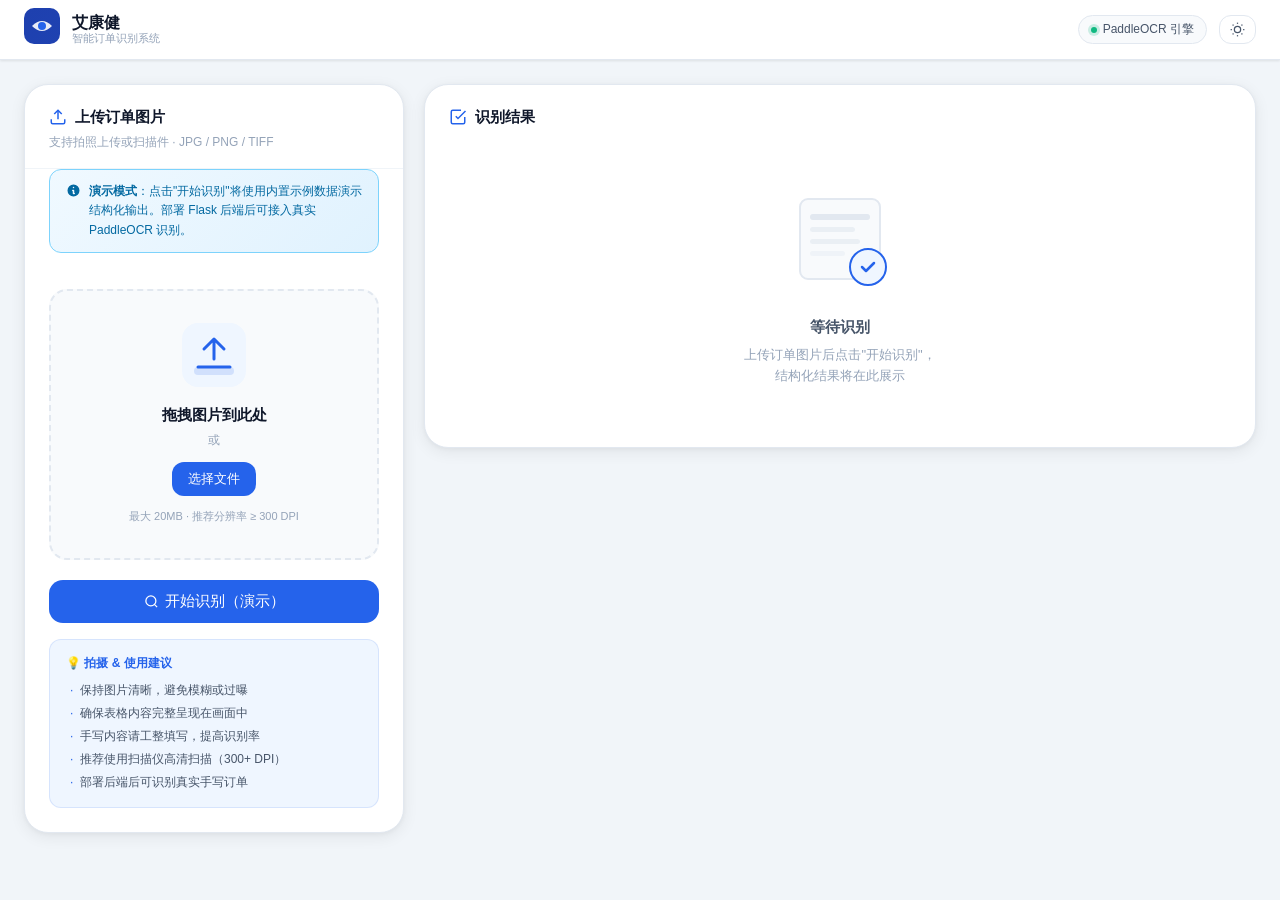
<file: ocr_app/preview.html>
<!DOCTYPE html>
<html lang="zh-CN">
<head>
<meta charset="UTF-8"/>
<meta name="viewport" content="width=device-width,initial-scale=1.0"/>
<title>艾康健 · 测序订单 OCR 识别系统</title>
<style>
:root{--accent:#2563eb;--accent-hover:#1d4ed8;--accent-soft:#eff6ff;--accent-muted:rgba(37,99,235,.12);--bg:#f1f5f9;--surface:#fff;--surface-2:#f8fafc;--surface-3:#f1f5f9;--border:#e2e8f0;--border-light:#f0f4f8;--text:#0f172a;--text-2:#475569;--text-3:#94a3b8;--green:#10b981;--green-soft:#ecfdf5;--orange:#f59e0b;--orange-soft:#fffbeb;--red:#ef4444;--radius-sm:6px;--radius:12px;--radius-lg:18px;--radius-xl:24px;--shadow-sm:0 1px 3px rgba(0,0,0,.06),0 1px 2px rgba(0,0,0,.04);--shadow:0 4px 16px rgba(0,0,0,.07),0 1px 4px rgba(0,0,0,.04);--shadow-lg:0 12px 40px rgba(0,0,0,.1),0 2px 8px rgba(0,0,0,.04);--topbar-h:60px;--transition:.2s cubic-bezier(.4,0,.2,1)}
[data-theme=dark]{--accent:#3b82f6;--accent-hover:#60a5fa;--accent-soft:rgba(59,130,246,.15);--accent-muted:rgba(59,130,246,.1);--bg:#0f172a;--surface:#1e293b;--surface-2:#162032;--surface-3:#1a2744;--border:#1e3a5f;--border-light:#162032;--text:#f1f5f9;--text-2:#94a3b8;--text-3:#475569;--green-soft:rgba(16,185,129,.15);--orange-soft:rgba(245,158,11,.15);--shadow-sm:0 1px 3px rgba(0,0,0,.3);--shadow:0 4px 16px rgba(0,0,0,.3);--shadow-lg:0 12px 40px rgba(0,0,0,.4)}
*,*::before,*::after{box-sizing:border-box;margin:0;padding:0}
html{scroll-behavior:smooth}
body{font-family:-apple-system,BlinkMacSystemFont,"PingFang SC","Noto Sans SC","Microsoft YaHei",sans-serif;background:var(--bg);color:var(--text);min-height:100vh;transition:background var(--transition),color var(--transition);font-size:14px;line-height:1.6}

/* Topbar */
.topbar{position:sticky;top:0;z-index:100;height:var(--topbar-h);background:var(--surface);border-bottom:1px solid var(--border);box-shadow:var(--shadow-sm)}
.topbar-inner{max-width:1400px;margin:0 auto;padding:0 24px;height:100%;display:flex;align-items:center;justify-content:space-between}
.brand{display:flex;align-items:center;gap:12px}
.brand-logo svg{width:36px;height:36px}
.brand-text{display:flex;flex-direction:column;line-height:1.2}
.brand-name{font-size:16px;font-weight:700;color:var(--text)}
.brand-sub{font-size:11px;color:var(--text-3)}
.topbar-nav{display:flex;align-items:center;gap:12px}
.nav-badge{display:flex;align-items:center;gap:6px;padding:4px 12px;background:var(--surface-2);border:1px solid var(--border);border-radius:20px;font-size:12px;color:var(--text-2)}
.dot{width:6px;height:6px;border-radius:50%;flex-shrink:0}
.dot--green{background:var(--green);box-shadow:0 0 0 3px rgba(16,185,129,.2);animation:pulse 2s infinite}
@keyframes pulse{0%,100%{box-shadow:0 0 0 3px rgba(16,185,129,.2)}50%{box-shadow:0 0 0 6px rgba(16,185,129,.05)}}

/* Layout */
.main-container{max-width:1400px;margin:0 auto;padding:24px;display:grid;grid-template-columns:380px 1fr;gap:20px;min-height:calc(100vh - var(--topbar-h));align-items:start}
@media(max-width:900px){.main-container{grid-template-columns:1fr}}

/* Panel */
.panel{background:var(--surface);border:1px solid var(--border);border-radius:var(--radius-xl);box-shadow:var(--shadow);overflow:hidden;display:flex;flex-direction:column}
.panel-header{padding:20px 24px 0;display:flex;align-items:center;justify-content:space-between;flex-wrap:wrap;gap:8px}
.panel-title{display:flex;align-items:center;gap:8px;font-size:15px;font-weight:600;color:var(--text)}
.panel-title svg{width:18px;height:18px;color:var(--accent)}
.panel-desc{font-size:12px;color:var(--text-3);padding:4px 24px 16px;border-bottom:1px solid var(--border-light)}
.panel-actions{display:flex;gap:8px}

/* Drop Zone */
.drop-zone{margin:20px 24px;border:2px dashed var(--border);border-radius:var(--radius-lg);background:var(--surface-2);transition:all var(--transition);cursor:pointer;position:relative;overflow:hidden;min-height:240px;display:flex;align-items:center;justify-content:center}
.drop-zone:hover,.drop-zone.drag-over{border-color:var(--accent);background:var(--accent-soft)}
.drop-zone__content{text-align:center;padding:32px 24px;pointer-events:none;width:100%}
.drop-icon{display:flex;justify-content:center;margin-bottom:16px}
.drop-icon svg{width:64px;height:64px}
.drop-primary{font-size:15px;font-weight:600;color:var(--text);margin-bottom:4px}
.drop-secondary{font-size:12px;color:var(--text-3);margin-bottom:12px}
.drop-hint{font-size:11px;color:var(--text-3);margin-top:12px}
.drop-zone__content .btn{pointer-events:all}
.drop-zone__preview{width:100%;height:100%;position:relative}
.drop-zone__preview img{width:100%;height:240px;object-fit:contain;display:block;background:var(--surface-3)}
.preview-overlay{position:absolute;inset:0;background:rgba(0,0,0,.45);display:flex;align-items:center;justify-content:center;opacity:0;transition:opacity var(--transition)}
.drop-zone:hover .preview-overlay{opacity:1}

/* Buttons */
.btn{display:inline-flex;align-items:center;justify-content:center;gap:6px;border:none;border-radius:var(--radius);font-size:13px;font-weight:500;cursor:pointer;padding:8px 16px;transition:all var(--transition);text-decoration:none;white-space:nowrap;font-family:inherit}
.btn:disabled{opacity:.45;cursor:not-allowed}
.btn svg{width:15px;height:15px;flex-shrink:0}
.btn--primary{background:var(--accent);color:#fff}
.btn--primary:not(:disabled):hover{background:var(--accent-hover);transform:translateY(-1px);box-shadow:0 4px 14px rgba(37,99,235,.35)}
.btn--ghost{background:transparent;color:var(--text-2);border:1px solid var(--border)}
.btn--ghost:hover{background:var(--surface-2);color:var(--text)}
.btn--ghost-white{background:rgba(255,255,255,.15);color:#fff;border:1px solid rgba(255,255,255,.3)}
.btn--ghost-white:hover{background:rgba(255,255,255,.25)}
.btn--sm{padding:5px 12px;font-size:12px;border-radius:8px}
.btn--xs{padding:3px 8px;font-size:11px;border-radius:6px}
.btn--lg{padding:12px 20px;font-size:15px;border-radius:14px}
.btn--full{width:100%}

/* Upload actions */
.upload-actions{padding:0 24px 16px}

/* Progress */
.progress-wrap{padding:0 24px 16px}
.progress-bar{height:6px;background:var(--surface-3);border-radius:3px;overflow:hidden;margin-bottom:8px}
.progress-fill{height:100%;width:0%;background:linear-gradient(90deg,var(--accent),#60a5fa);border-radius:3px;transition:width .4s ease;position:relative;overflow:hidden}
.progress-fill::after{content:'';position:absolute;inset:0;background:linear-gradient(90deg,transparent,rgba(255,255,255,.4),transparent);animation:shimmer 1.2s infinite}
@keyframes shimmer{0%{transform:translateX(-100%)}100%{transform:translateX(200%)}}
.progress-label{font-size:12px;color:var(--text-3);text-align:center}

/* Tips */
.tips-card{margin:0 24px 24px;padding:14px 16px;background:var(--accent-soft);border:1px solid var(--accent-muted);border-radius:var(--radius)}
.tips-title{font-size:12px;font-weight:600;color:var(--accent);margin-bottom:8px}
.tips-list{list-style:none;display:flex;flex-direction:column;gap:4px}
.tips-list li{font-size:12px;color:var(--text-2);padding-left:14px;position:relative}
.tips-list li::before{content:"·";position:absolute;left:4px;color:var(--accent)}

/* Empty state */
.empty-state{display:flex;flex-direction:column;align-items:center;justify-content:center;padding:60px 24px;flex:1}
.empty-illustration{margin-bottom:20px}
.empty-illustration svg{width:120px;height:100px}
.empty-title{font-size:15px;font-weight:600;color:var(--text-2);margin-bottom:6px}
.empty-desc{font-size:13px;color:var(--text-3);text-align:center}

/* Tabs */
.tabs{display:flex;gap:4px;padding:16px 24px 0;border-bottom:1px solid var(--border)}
.tab{padding:8px 16px;font-size:13px;font-weight:500;color:var(--text-3);background:transparent;border:none;border-bottom:2px solid transparent;cursor:pointer;transition:all var(--transition);font-family:inherit;margin-bottom:-1px}
.tab:hover{color:var(--text-2)}
.tab--active{color:var(--accent);border-bottom-color:var(--accent)}
.tab-pane{display:none;padding:20px 24px}
.tab-pane--active{display:block}

/* Result sections */
.result-section{margin-bottom:24px}
.result-section-title{display:flex;align-items:center;gap:10px;margin-bottom:12px;font-size:14px;font-weight:600}
.section-badge{display:inline-flex;align-items:center;padding:3px 10px;border-radius:20px;font-size:12px;font-weight:600}
.section-badge--blue{background:var(--accent-soft);color:var(--accent)}
.section-badge--green{background:var(--green-soft);color:var(--green)}
.section-badge--orange{background:var(--orange-soft);color:var(--orange)}
.badge-count{font-size:12px;color:var(--text-3);font-weight:400}

/* Info grid */
.info-grid{display:grid;grid-template-columns:repeat(auto-fill,minmax(180px,1fr));gap:10px}
.info-cell{background:var(--surface-2);border:1px solid var(--border-light);border-radius:var(--radius);padding:10px 14px}
.info-cell__label{font-size:11px;color:var(--text-3);margin-bottom:4px;text-transform:uppercase;letter-spacing:.5px}
.info-cell__value{font-size:14px;font-weight:500;color:var(--text);word-break:break-all}
.info-cell__value--empty{color:var(--text-3);font-style:italic;font-weight:400}

/* Table */
.table-scroll{overflow-x:auto;border-radius:var(--radius);border:1px solid var(--border)}
.data-table{width:100%;border-collapse:collapse;font-size:13px}
.data-table th{background:var(--surface-2);padding:10px 14px;text-align:left;font-weight:600;color:var(--text-2);font-size:12px;white-space:nowrap;border-bottom:1px solid var(--border)}
.data-table td{padding:10px 14px;color:var(--text);border-bottom:1px solid var(--border-light);white-space:nowrap;max-width:200px;overflow:hidden;text-overflow:ellipsis}
.data-table tr:last-child td{border-bottom:none}
.data-table tbody tr:hover{background:var(--surface-2)}
.row-num{display:inline-flex;align-items:center;justify-content:center;width:28px;height:28px;background:var(--accent-soft);color:var(--accent);border-radius:8px;font-size:12px;font-weight:600}
.empty-table{padding:24px;text-align:center;color:var(--text-3);font-size:13px;background:var(--surface-2);border-radius:var(--radius);border:1px dashed var(--border)}

/* Remarks */
.remarks-box{background:var(--orange-soft);border:1px solid rgba(245,158,11,.25);border-radius:var(--radius);padding:14px 16px;font-size:13px;color:var(--text-2);line-height:1.7}

/* Stats */
.stats-row{display:flex;gap:12px;flex-wrap:wrap}
.stat-chip{display:inline-flex;align-items:center;gap:6px;padding:6px 12px;background:var(--surface-2);border:1px solid var(--border);border-radius:20px;font-size:12px;color:var(--text-2)}
.stat-chip strong{color:var(--text)}

/* Raw text */
.raw-text-container{display:flex;flex-direction:column;gap:6px;max-height:520px;overflow-y:auto}
.raw-line{display:flex;align-items:center;gap:10px;padding:6px 12px;background:var(--surface-2);border-radius:6px;font-size:13px}
.raw-line__idx{flex-shrink:0;width:28px;height:20px;display:flex;align-items:center;justify-content:center;background:var(--surface-3);border-radius:4px;font-size:10px;color:var(--text-3);font-weight:600}
.raw-line__text{flex:1;color:var(--text)}
.raw-line__conf{flex-shrink:0;font-size:11px;padding:2px 6px;border-radius:4px}
.conf--high{background:var(--green-soft);color:var(--green)}
.conf--mid{background:var(--orange-soft);color:var(--orange)}
.conf--low{background:#fee2e2;color:var(--red)}

/* JSON viewer */
.json-toolbar{display:flex;align-items:center;justify-content:space-between;padding:8px 14px;background:#1e293b;border-radius:var(--radius) var(--radius) 0 0}
.json-label{font-size:11px;color:#64748b;font-weight:600;text-transform:uppercase;letter-spacing:.5px}
.json-viewer{background:#0f172a;color:#e2e8f0;padding:16px;border-radius:0 0 var(--radius) var(--radius);font-size:12px;line-height:1.7;overflow:auto;max-height:520px;font-family:"JetBrains Mono","Fira Code","Consolas",monospace;white-space:pre}

/* Toast */
.toast-container{position:fixed;bottom:24px;right:24px;z-index:1000;display:flex;flex-direction:column;gap:8px}
.toast{display:flex;align-items:center;gap:10px;padding:12px 18px;background:var(--surface);border:1px solid var(--border);border-radius:var(--radius);box-shadow:var(--shadow-lg);font-size:13px;animation:slideUp .3s cubic-bezier(.4,0,.2,1);max-width:320px}
.toast--success{border-left:3px solid var(--green)}
.toast--error{border-left:3px solid var(--red)}
.toast--info{border-left:3px solid var(--accent)}
@keyframes slideUp{from{opacity:0;transform:translateY(16px)}to{opacity:1;transform:translateY(0)}}

/* Scrollbar */
::-webkit-scrollbar{width:6px;height:6px}
::-webkit-scrollbar-track{background:transparent}
::-webkit-scrollbar-thumb{background:var(--border);border-radius:3px}
::-webkit-scrollbar-thumb:hover{background:var(--text-3)}

/* Spinner */
.spinner{display:inline-block;width:16px;height:16px;border:2px solid rgba(255,255,255,.4);border-top-color:#fff;border-radius:50%;animation:spin .7s linear infinite;flex-shrink:0}
@keyframes spin{to{transform:rotate(360deg)}}

/* Demo notice */
.demo-notice{background:linear-gradient(135deg,#f0f9ff,#e0f2fe);border:1px solid #7dd3fc;border-radius:var(--radius);padding:12px 16px;margin:0 24px 16px;font-size:12px;color:#0369a1;display:flex;align-items:flex-start;gap:8px}
[data-theme=dark] .demo-notice{background:rgba(59,130,246,.1);border-color:rgba(59,130,246,.3);color:#93c5fd}
.demo-notice strong{font-weight:600}
</style>
</head>
<body>

<header class="topbar">
  <div class="topbar-inner">
    <div class="brand">
      <div class="brand-logo">
        <svg viewBox="0 0 36 36" fill="none" xmlns="http://www.w3.org/2000/svg">
          <rect width="36" height="36" rx="10" fill="url(#g1)"/>
          <path d="M8 18 Q18 8 28 18 Q18 28 8 18Z" fill="rgba(255,255,255,0.9)"/>
          <circle cx="18" cy="18" r="4" fill="#2563eb"/>
          <defs><linearGradient id="g1" x1="0" y1="0" x2="36" y2="36"><stop offset="0%" stop-color="#1e40af"/><stop offset="100%" stop-color="#3b82f6"/></linearGradient></defs>
        </svg>
      </div>
      <div class="brand-text">
        <span class="brand-name">艾康健</span>
        <span class="brand-sub">智能订单识别系统</span>
      </div>
    </div>
    <nav class="topbar-nav">
      <span class="nav-badge">
        <span class="dot dot--green"></span>
        PaddleOCR 引擎
      </span>
      <button class="btn btn--ghost" id="themeToggle" style="padding:6px 10px">
        <svg id="iconSun" viewBox="0 0 24 24" fill="none" stroke="currentColor" stroke-width="2" width="16" height="16"><circle cx="12" cy="12" r="5"/><line x1="12" y1="1" x2="12" y2="3"/><line x1="12" y1="21" x2="12" y2="23"/><line x1="4.22" y1="4.22" x2="5.64" y2="5.64"/><line x1="18.36" y1="18.36" x2="19.78" y2="19.78"/><line x1="1" y1="12" x2="3" y2="12"/><line x1="21" y1="12" x2="23" y2="12"/><line x1="4.22" y1="19.78" x2="5.64" y2="18.36"/><line x1="18.36" y1="5.64" x2="19.78" y2="4.22"/></svg>
        <svg id="iconMoon" viewBox="0 0 24 24" fill="none" stroke="currentColor" stroke-width="2" width="16" height="16" style="display:none"><path d="M21 12.79A9 9 0 1 1 11.21 3 7 7 0 0 0 21 12.79z"/></svg>
      </button>
    </nav>
  </div>
</header>

<main class="main-container">

  <!-- 左侧：上传区 -->
  <section class="panel panel--upload">
    <div class="panel-header">
      <h2 class="panel-title">
        <svg viewBox="0 0 24 24" fill="none" stroke="currentColor" stroke-width="2"><path d="M21 15v4a2 2 0 0 1-2 2H5a2 2 0 0 1-2-2v-4"/><polyline points="17 8 12 3 7 8"/><line x1="12" y1="3" x2="12" y2="15"/></svg>
        上传订单图片
      </h2>
    </div>
    <p class="panel-desc">支持拍照上传或扫描件 · JPG / PNG / TIFF</p>

    <div class="demo-notice">
      <svg viewBox="0 0 20 20" fill="currentColor" width="15" height="15" style="flex-shrink:0;margin-top:1px"><path fill-rule="evenodd" d="M18 10a8 8 0 11-16 0 8 8 0 0116 0zm-7-4a1 1 0 11-2 0 1 1 0 012 0zM9 9a1 1 0 000 2v3a1 1 0 001 1h1a1 1 0 100-2v-3a1 1 0 00-1-1H9z" clip-rule="evenodd"/></svg>
      <span><strong>演示模式</strong>：点击"开始识别"将使用内置示例数据演示结构化输出。部署 Flask 后端后可接入真实 PaddleOCR 识别。</span>
    </div>

    <div class="drop-zone" id="dropZone">
      <input type="file" id="fileInput" accept="image/*" hidden />
      <div class="drop-zone__content" id="dropContent">
        <div class="drop-icon">
          <svg viewBox="0 0 64 64" fill="none" xmlns="http://www.w3.org/2000/svg">
            <rect width="64" height="64" rx="16" fill="var(--accent-soft)"/>
            <path d="M32 16v20M22 26l10-10 10 10" stroke="var(--accent)" stroke-width="3" stroke-linecap="round" stroke-linejoin="round"/>
            <path d="M16 44h32" stroke="var(--accent)" stroke-width="3" stroke-linecap="round"/>
            <rect x="12" y="44" width="40" height="8" rx="4" fill="var(--accent)" opacity=".15"/>
          </svg>
        </div>
        <p class="drop-primary">拖拽图片到此处</p>
        <p class="drop-secondary">或</p>
        <button class="btn btn--primary" id="selectBtn">选择文件</button>
        <p class="drop-hint">最大 20MB · 推荐分辨率 ≥ 300 DPI</p>
      </div>
      <div class="drop-zone__preview" id="dropPreview" style="display:none">
        <img id="previewImg" alt="预览"/>
        <div class="preview-overlay">
          <button class="btn btn--ghost-white" id="changeBtn">更换图片</button>
        </div>
      </div>
    </div>

    <div class="upload-actions">
      <button class="btn btn--primary btn--lg btn--full" id="recognizeBtn">
        <svg viewBox="0 0 24 24" fill="none" stroke="currentColor" stroke-width="2"><circle cx="11" cy="11" r="8"/><line x1="21" y1="21" x2="16.65" y2="16.65"/></svg>
        <span id="recognizeBtnText">开始识别（演示）</span>
      </button>
    </div>

    <div class="progress-wrap" id="progressWrap" style="display:none">
      <div class="progress-bar"><div class="progress-fill" id="progressFill"></div></div>
      <p class="progress-label" id="progressLabel">准备中...</p>
    </div>

    <div class="tips-card">
      <p class="tips-title">💡 拍摄 &amp; 使用建议</p>
      <ul class="tips-list">
        <li>保持图片清晰，避免模糊或过曝</li>
        <li>确保表格内容完整呈现在画面中</li>
        <li>手写内容请工整填写，提高识别率</li>
        <li>推荐使用扫描仪高清扫描（300+ DPI）</li>
        <li>部署后端后可识别真实手写订单</li>
      </ul>
    </div>
  </section>

  <!-- 右侧：结果区 -->
  <section class="panel panel--result">
    <div class="panel-header">
      <h2 class="panel-title">
        <svg viewBox="0 0 24 24" fill="none" stroke="currentColor" stroke-width="2"><path d="M9 11l3 3L22 4"/><path d="M21 12v7a2 2 0 0 1-2 2H5a2 2 0 0 1-2-2V5a2 2 0 0 1 2-2h11"/></svg>
        识别结果
      </h2>
      <div class="panel-actions" id="resultActions" style="display:none">
        <button class="btn btn--sm btn--ghost" id="copyJsonBtn">
          <svg viewBox="0 0 24 24" fill="none" stroke="currentColor" stroke-width="2"><rect x="9" y="9" width="13" height="13" rx="2" ry="2"/><path d="M5 15H4a2 2 0 0 1-2-2V4a2 2 0 0 1 2-2h9a2 2 0 0 1 2 2v1"/></svg>
          复制 JSON
        </button>
        <button class="btn btn--sm btn--ghost" id="exportCsvBtn">
          <svg viewBox="0 0 24 24" fill="none" stroke="currentColor" stroke-width="2"><path d="M21 15v4a2 2 0 0 1-2 2H5a2 2 0 0 1-2-2v-4"/><polyline points="7 10 12 15 17 10"/><line x1="12" y1="15" x2="12" y2="3"/></svg>
          导出 CSV
        </button>
      </div>
    </div>

    <div class="empty-state" id="emptyState">
      <div class="empty-illustration">
        <svg viewBox="0 0 120 100" fill="none" xmlns="http://www.w3.org/2000/svg">
          <rect x="20" y="10" width="80" height="80" rx="8" fill="var(--surface-2)" stroke="var(--border)" stroke-width="2"/>
          <rect x="30" y="25" width="60" height="6" rx="3" fill="var(--border)"/>
          <rect x="30" y="38" width="45" height="5" rx="2.5" fill="var(--border)" opacity=".6"/>
          <rect x="30" y="50" width="50" height="5" rx="2.5" fill="var(--border)" opacity=".6"/>
          <rect x="30" y="62" width="35" height="5" rx="2.5" fill="var(--border)" opacity=".4"/>
          <circle cx="88" cy="78" r="18" fill="var(--accent-soft)" stroke="var(--accent)" stroke-width="2"/>
          <path d="M82 78l4 4 8-8" stroke="var(--accent)" stroke-width="2.5" stroke-linecap="round" stroke-linejoin="round"/>
        </svg>
      </div>
      <p class="empty-title">等待识别</p>
      <p class="empty-desc">上传订单图片后点击"开始识别"，<br/>结构化结果将在此展示</p>
    </div>

    <div class="result-content" id="resultContent" style="display:none">
      <div class="tabs">
        <button class="tab tab--active" data-tab="structured">结构化视图</button>
        <button class="tab" data-tab="raw">原始文本</button>
        <button class="tab" data-tab="json">JSON 数据</button>
      </div>

      <div class="tab-pane tab-pane--active" id="tab-structured">
        <div class="result-section">
          <h3 class="result-section-title"><span class="section-badge section-badge--blue">客户信息</span></h3>
          <div class="info-grid" id="customerGrid"></div>
        </div>
        <div class="result-section">
          <h3 class="result-section-title">
            <span class="section-badge section-badge--green">样品 &amp; 引物信息</span>
            <span class="badge-count" id="sampleCount"></span>
          </h3>
          <div class="table-scroll" id="tableScroll">
            <table class="data-table">
              <thead><tr>
                <th>序号</th><th>样品名称</th><th>样品类型</th><th>载体名称</th>
                <th>抗性</th><th>片段长度</th><th>引物类别</th><th>正向引物</th>
                <th>反向引物</th><th>备注</th>
              </tr></thead>
              <tbody id="samplesBody"></tbody>
            </table>
          </div>
          <div class="empty-table" id="emptyTable" style="display:none">未识别到样品行</div>
        </div>
        <div class="result-section" id="remarksSection" style="display:none">
          <h3 class="result-section-title"><span class="section-badge section-badge--orange">备注信息</span></h3>
          <div class="remarks-box" id="remarksContent"></div>
        </div>
        <div class="stats-row" id="statsRow"></div>
      </div>

      <div class="tab-pane" id="tab-raw">
        <div class="raw-text-container" id="rawTextContainer"></div>
      </div>

      <div class="tab-pane" id="tab-json">
        <div class="json-toolbar">
          <span class="json-label">结构化 JSON 输出</span>
          <button class="btn btn--xs btn--ghost" id="copyJsonInline" style="color:#94a3b8;border-color:#334155">复制</button>
        </div>
        <pre class="json-viewer" id="jsonViewer"></pre>
      </div>
    </div>
  </section>
</main>

<div class="toast-container" id="toastContainer"></div>

<script>
// ── 主题 ───────────────────────────────────
const themeToggle=document.getElementById('themeToggle');
const iconSun=document.getElementById('iconSun'),iconMoon=document.getElementById('iconMoon');
function applyTheme(t){document.documentElement.setAttribute('data-theme',t);localStorage.setItem('theme',t);iconSun.style.display=t==='dark'?'none':'';iconMoon.style.display=t==='dark'?'':'none'}
(function(){const s=localStorage.getItem('theme');if(s){applyTheme(s);return}if(window.matchMedia('(prefers-color-scheme:dark)').matches)applyTheme('dark')})();
themeToggle.addEventListener('click',()=>{const c=document.documentElement.getAttribute('data-theme')||'light';applyTheme(c==='dark'?'light':'dark')});

// ── DOM ────────────────────────────────────
const dropZone=document.getElementById('dropZone'),fileInput=document.getElementById('fileInput');
const selectBtn=document.getElementById('selectBtn'),changeBtn=document.getElementById('changeBtn');
const dropContent=document.getElementById('dropContent'),dropPreview=document.getElementById('dropPreview');
const previewImg=document.getElementById('previewImg'),recognizeBtn=document.getElementById('recognizeBtn');
const recognizeBtnText=document.getElementById('recognizeBtnText'),progressWrap=document.getElementById('progressWrap');
const progressFill=document.getElementById('progressFill'),progressLabel=document.getElementById('progressLabel');
const emptyState=document.getElementById('emptyState'),resultContent=document.getElementById('resultContent');
const resultActions=document.getElementById('resultActions');
let currentFile=null,lastResult=null;

selectBtn.addEventListener('click',()=>fileInput.click());
changeBtn.addEventListener('click',e=>{e.stopPropagation();fileInput.click()});
dropZone.addEventListener('click',()=>{if(!currentFile)fileInput.click()});
fileInput.addEventListener('change',e=>{const f=e.target.files[0];if(f)loadFile(f);fileInput.value=''});
dropZone.addEventListener('dragover',e=>{e.preventDefault();dropZone.classList.add('drag-over')});
dropZone.addEventListener('dragleave',()=>dropZone.classList.remove('drag-over'));
dropZone.addEventListener('drop',e=>{e.preventDefault();dropZone.classList.remove('drag-over');const f=e.dataTransfer.files[0];if(f)loadFile(f)});

function loadFile(f){
  if(!f.type.startsWith('image/')){showToast('请上传图片文件','error');return}
  currentFile=f;
  const url=URL.createObjectURL(f);
  previewImg.src=url;
  dropContent.style.display='none';
  dropPreview.style.display='';
  recognizeBtnText.textContent='开始识别';
}

// ── 演示数据 ───────────────────────────────
const DEMO_DATA = {
  customer: {
    "客户姓名": "王芳",
    "联系电话": "13912345678",
    "email": "wangfang@whu.edu.cn",
    "所属课题组": "分子生物学实验室",
    "详细地址": "武汉市武昌区八一路299号",
    "客户单位": "武汉大学生命科学学院",
    "送测日期": "2024年3月18日"
  },
  samples: [
    {"序号":"01","样品名称":"pUC19-GFP","样品类型":"质粒","载体名称":"pUC19","抗性":"Amp","片段长度":"1.2kb","引物类别":"通用引物","正向引物":"M13F","反向引物":"M13R","原始内容":"pUC19-GFP | 质粒 | pUC19 | Amp | 1.2kb"},
    {"序号":"02","样品名称":"pET28a-His6","样品类型":"质粒","载体名称":"pET28a","抗性":"Kan","片段长度":"800bp","引物类别":"自带引物","正向引物":"T7 promoter","反向引物":"T7 terminator","原始内容":"pET28a-His6 | 质粒 | pET28a | Kan | 800bp"},
    {"序号":"03","样品名称":"pCDNA3.1-EGFP","样品类型":"质粒","载体名称":"pCDNA3.1","抗性":"Amp","片段长度":"2.1kb","引物类别":"通用引物","正向引物":"T3","反向引物":"SP6","原始内容":"pCDNA3.1-EGFP | 质粒 | pCDNA3.1 | Amp | 2.1kb"},
    {"序号":"04","样品名称":"pGEX-4T-1-GST","样品类型":"质粒","载体名称":"pGEX-4T-1","抗性":"Amp","片段长度":"650bp","引物类别":"通用引物","正向引物":"GEX-5P-1","反向引物":"GEX-3P-1","原始内容":"pGEX-4T-1-GST | 质粒 | pGEX | Amp | 650bp"},
    {"序号":"05","样品名称":"PCR产物-16S","样品类型":"PCR未纯化","载体名称":"—","抗性":"—","片段长度":"1500bp","引物类别":"通用引物","正向引物":"27F","反向引物":"1492R","原始内容":"PCR产物-16S | PCR未纯化 | — | — | 1500bp"},
  ],
  remarks: "请尽快出结果，实验进度紧急。样品03和04需要双向测序。",
  raw_texts: [
    "艾康健","常规测序样品接收单","客户姓名","王芳","联系电话","13912345678",
    "E-mail","wangfang@whu.edu.cn","所属课题组","分子生物学实验室",
    "详细地址","武汉市武昌区八一路299号","客户单位","武汉大学生命科学学院",
    "送测日期","2024年3月18日","样品信息","引物信息","序号","样品名称",
    "样品类型","载体名称","抗性","片段长度","引物类别","引物名称",
    "01","pUC19-GFP","质粒","pUC19","Amp","1.2kb","通用引物","M13F","M13R",
    "02","pET28a-His6","质粒","pET28a","Kan","800bp","自带引物","T7 promoter","T7 terminator",
    "03","pCDNA3.1-EGFP","质粒","pCDNA3.1","Amp","2.1kb","通用引物","T3","SP6",
    "04","pGEX-4T-1-GST","质粒","pGEX-4T-1","Amp","650bp","通用引物","GEX-5P-1","GEX-3P-1",
    "05","PCR产物-16S","PCR未纯化","—","—","1500bp","通用引物","27F","1492R",
    "备注","请尽快出结果，实验进度紧急。样品03和04需要双向测序。",
    "服务部邮箱：seq@icongene.com","服务电话：027-87530080","武汉艾康健生物科技有限公司"
  ],
  total_lines: 43,
  _lines: [
    {text:"艾康健",confidence:0.998},{text:"常规测序样品接收单",confidence:0.995},
    {text:"客户姓名",confidence:0.993},{text:"王芳",confidence:0.982},
    {text:"联系电话",confidence:0.995},{text:"13912345678",confidence:0.991},
    {text:"E-mail",confidence:0.998},{text:"wangfang@whu.edu.cn",confidence:0.974},
    {text:"所属课题组",confidence:0.991},{text:"分子生物学实验室",confidence:0.967},
    {text:"详细地址",confidence:0.996},{text:"武汉市武昌区八一路299号",confidence:0.952},
    {text:"客户单位",confidence:0.994},{text:"武汉大学生命科学学院",confidence:0.958},
    {text:"送测日期",confidence:0.993},{text:"2024年3月18日",confidence:0.977},
    {text:"01",confidence:0.999},{text:"pUC19-GFP",confidence:0.945},
    {text:"质粒",confidence:0.997},{text:"pUC19",confidence:0.988},
    {text:"Amp",confidence:0.996},{text:"1.2kb",confidence:0.971},
    {text:"通用引物",confidence:0.993},{text:"M13F",confidence:0.989},
    {text:"M13R",confidence:0.986},{text:"02",confidence:0.999},
    {text:"pET28a-His6",confidence:0.931},{text:"质粒",confidence:0.997},
    {text:"pET28a",confidence:0.985},{text:"Kan",confidence:0.994},
    {text:"800bp",confidence:0.978},{text:"自带引物",confidence:0.982},
    {text:"T7 promoter",confidence:0.965},{text:"T7 terminator",confidence:0.961},
    {text:"03",confidence:0.999},{text:"pCDNA3.1-EGFP",confidence:0.924},
    {text:"pCDNA3.1",confidence:0.952},{text:"2.1kb",confidence:0.963},
    {text:"04",confidence:0.999},{text:"pGEX-4T-1-GST",confidence:0.918},
    {text:"05",confidence:0.999},{text:"PCR产物-16S",confidence:0.935},
    {text:"备注",confidence:0.998},{text:"请尽快出结果，实验进度紧急",confidence:0.873},
  ]
};

// ── 识别按钮 ───────────────────────────────
recognizeBtn.addEventListener('click',async()=>{
  setRecognizing(true);
  const steps=[[10,'正在分析图片...'],[30,'加载 PaddleOCR 引擎...'],[55,'文字区域检测中...'],[75,'识别中文字符...'],[90,'结构化解析中...']];
  let si=0;
  const timer=setInterval(()=>{if(si<steps.length){setProgress(...steps[si]);si++}},500);

  // 模拟识别延迟（演示模式）
  await new Promise(r=>setTimeout(r,3000));
  clearInterval(timer);

  // 若有真实后端则调用 /api/ocr，否则使用演示数据
  let data=DEMO_DATA;
  if(currentFile){
    try{
      const fd=new FormData();fd.append('file',currentFile);
      const resp=await fetch('/api/ocr',{method:'POST',body:fd});
      if(resp.ok){const j=await resp.json();data=j.data;}
    }catch(e){/* 后端不可用，使用演示数据 */}
  }

  setProgress(100,'识别完成！');
  setTimeout(()=>{
    renderResult(data);lastResult=data;
    setRecognizing(false);
    showToast(`识别成功，共 ${data.total_lines} 行文本`,'success');
  },400);
});

function setRecognizing(active){
  recognizeBtn.disabled=active;
  progressWrap.style.display=active?'':'none';
  if(active)recognizeBtnText.innerHTML='<span class="spinner"></span> 识别中...';
  else{recognizeBtnText.textContent='重新识别';recognizeBtn.disabled=false}
}
function setProgress(p,l){progressFill.style.width=p+'%';progressLabel.textContent=l}

// ── 渲染 ───────────────────────────────────
function renderResult(data){
  emptyState.style.display='none';
  resultContent.style.display='';
  resultActions.style.display='';
  renderCustomer(data.customer||{});
  renderSamples(data.samples||[]);
  renderRemarks(data.remarks||'');
  renderRawText(data._lines||[],data.raw_texts||[]);
  renderStats(data);
  const clean=JSON.parse(JSON.stringify(data));delete clean._lines;
  document.getElementById('jsonViewer').textContent=JSON.stringify(clean,null,2);
}

function renderCustomer(c){
  const labels={'客户姓名':'客户姓名','联系电话':'联系电话','email':'E-mail','所属课题组':'课题组','详细地址':'详细地址','客户单位':'客户单位','送测日期':'送测日期'};
  document.getElementById('customerGrid').innerHTML=Object.entries(labels).map(([k,l])=>{
    const v=c[k]||'';
    return `<div class="info-cell"><div class="info-cell__label">${l}</div><div class="info-cell__value ${v?'':'info-cell__value--empty'}">${v?esc(v):'未识别'}</div></div>`;
  }).join('');
}

function renderSamples(samples){
  const tbody=document.getElementById('samplesBody');
  const ts=document.getElementById('tableScroll'),et=document.getElementById('emptyTable');
  tbody.innerHTML='';
  if(!samples.length){ts.style.display='none';et.style.display='';document.getElementById('sampleCount').textContent='';return}
  ts.style.display='';et.style.display='none';
  document.getElementById('sampleCount').textContent=`（共 ${samples.length} 条）`;
  const cols=['样品名称','样品类型','载体名称','抗性','片段长度','引物类别','正向引物','反向引物','原始内容'];
  samples.forEach(s=>{
    const tr=document.createElement('tr');
    tr.innerHTML=`<td><span class="row-num">${s['序号']||'-'}</span></td>`+cols.map(c=>`<td title="${esc(s[c]||'')}">${esc(s[c]||'—')}</td>`).join('');
    tbody.appendChild(tr);
  });
}

function renderRemarks(t){
  const rs=document.getElementById('remarksSection');
  if(!t||t.trim().length<5){rs.style.display='none';return}
  rs.style.display='';document.getElementById('remarksContent').textContent=t;
}

function renderRawText(lines,texts){
  const c=document.getElementById('rawTextContainer');c.innerHTML='';
  if(lines.length){
    lines.forEach((l,i)=>{
      const cf=l.confidence;
      const cls=cf>=.9?'conf--high':cf>=.7?'conf--mid':'conf--low';
      c.innerHTML+=`<div class="raw-line"><span class="raw-line__idx">${i+1}</span><span class="raw-line__text">${esc(l.text)}</span><span class="raw-line__conf ${cls}">${(cf*100).toFixed(0)}%</span></div>`;
    });
  }else{
    texts.forEach((t,i)=>c.innerHTML+=`<div class="raw-line"><span class="raw-line__idx">${i+1}</span><span class="raw-line__text">${esc(t)}</span></div>`);
  }
}

function renderStats(d){
  document.getElementById('statsRow').innerHTML=`<span class="stat-chip">识别行数 <strong>${d.total_lines}</strong></span><span class="stat-chip">样品条数 <strong>${(d.samples||[]).length}</strong></span><span class="stat-chip">客户字段 <strong>${Object.values(d.customer||{}).filter(Boolean).length} / 7</strong></span>`;
}

// ── Tab ────────────────────────────────────
document.querySelectorAll('.tab').forEach(t=>{
  t.addEventListener('click',()=>{
    document.querySelectorAll('.tab').forEach(x=>x.classList.remove('tab--active'));
    document.querySelectorAll('.tab-pane').forEach(x=>x.classList.remove('tab-pane--active'));
    t.classList.add('tab--active');
    const p=document.getElementById('tab-'+t.dataset.tab);if(p)p.classList.add('tab-pane--active');
  });
});

// ── 复制 & 导出 ────────────────────────────
function copyText(text,label){
  navigator.clipboard.writeText(text).then(()=>showToast(label+'已复制','success')).catch(()=>showToast('复制失败','error'));
}
document.getElementById('copyJsonBtn').addEventListener('click',()=>{if(lastResult){const c=JSON.parse(JSON.stringify(lastResult));delete c._lines;copyText(JSON.stringify(c,null,2),'JSON')}});
document.getElementById('copyJsonInline').addEventListener('click',()=>copyText(document.getElementById('jsonViewer').textContent,'JSON'));
document.getElementById('exportCsvBtn').addEventListener('click',()=>{
  if(!lastResult)return;
  const h=['序号','样品名称','样品类型','载体名称','抗性','片段长度','引物类别','正向引物','反向引物'];
  const rows=(lastResult.samples||[]).map(s=>h.map(k=>`"${(s[k]||'').replace(/"/g,'""')}"`));
  const ci=Object.entries(lastResult.customer||{}).map(([k,v])=>`${k}: ${v}`).join(' | ');
  const csv=[`# 客户信息,${ci}`,h.join(','),...rows.map(r=>r.join(','))].join('\n');
  const blob=new Blob(['\uFEFF'+csv],{type:'text/csv;charset=utf-8;'});
  const a=document.createElement('a');a.href=URL.createObjectURL(blob);
  a.download=`测序订单_${new Date().toLocaleDateString('zh-CN')}.csv`;a.click();
  showToast('CSV 已下载','success');
});

// ── Toast ──────────────────────────────────
function showToast(msg,type='info',dur=3000){
  const c=document.getElementById('toastContainer');
  const t=document.createElement('div');t.className=`toast toast--${type}`;
  const icons={success:'<svg viewBox="0 0 20 20" fill="none" stroke="currentColor" stroke-width="2.5" width="16" height="16" style="color:var(--green)"><path d="M4 10l4 4 8-8" stroke-linecap="round" stroke-linejoin="round"/></svg>',error:'<svg viewBox="0 0 20 20" fill="none" stroke="currentColor" stroke-width="2.5" width="16" height="16" style="color:var(--red)"><line x1="6" y1="6" x2="14" y2="14" stroke-linecap="round"/><line x1="14" y1="6" x2="6" y2="14" stroke-linecap="round"/></svg>',info:'<svg viewBox="0 0 20 20" fill="none" stroke="currentColor" stroke-width="2.5" width="16" height="16" style="color:var(--accent)"><circle cx="10" cy="10" r="8"/><path d="M10 9v5" stroke-linecap="round"/></svg>'};
  t.innerHTML=`${icons[type]||''} <span>${esc(msg)}</span>`;
  c.appendChild(t);
  setTimeout(()=>{t.style.opacity='0';t.style.transition='opacity .3s';setTimeout(()=>t.remove(),300)},dur);
}

function esc(s){return String(s).replace(/&/g,'&amp;').replace(/</g,'&lt;').replace(/>/g,'&gt;').replace(/"/g,'&quot;')}
</script>
</body>
</html>
</file>
